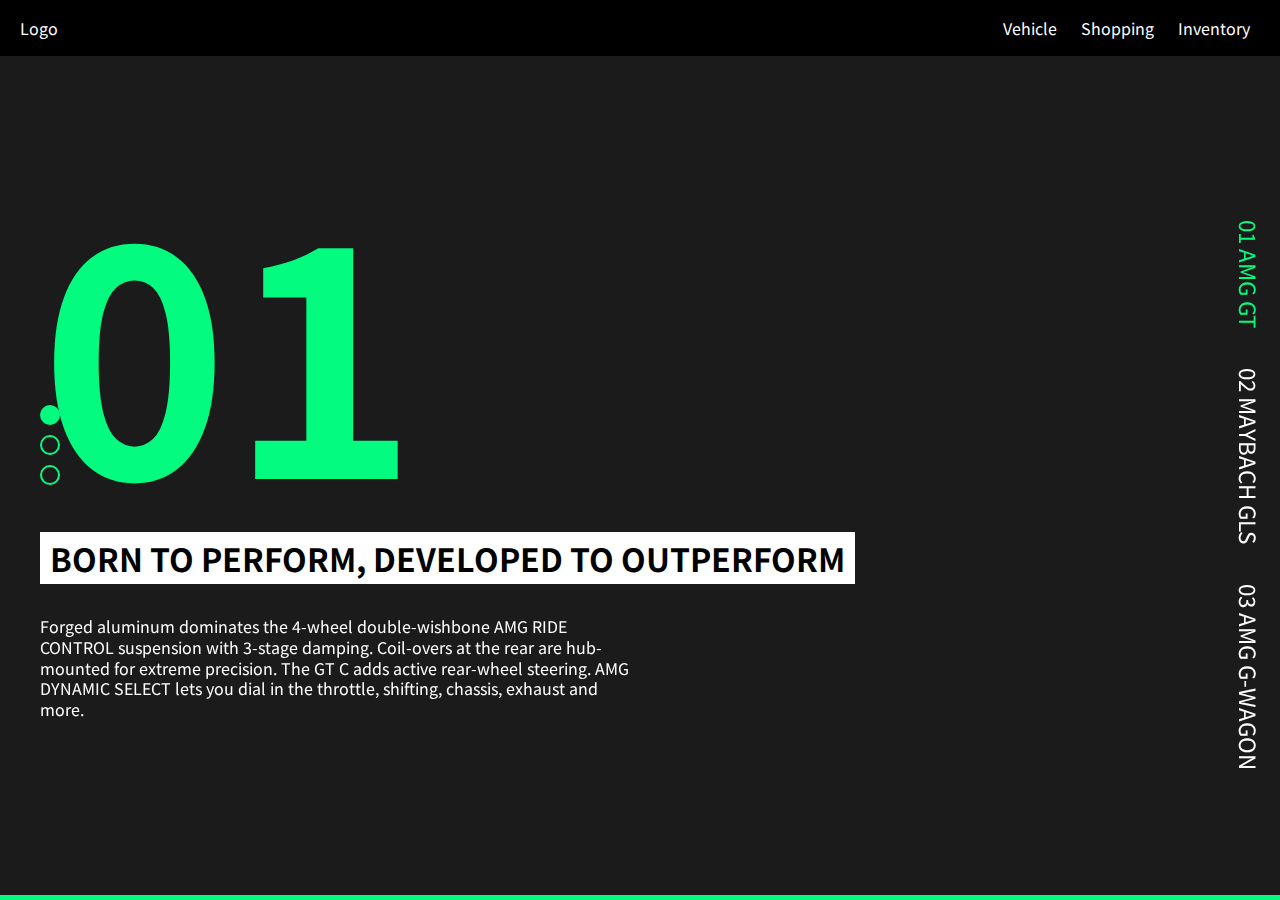
<file: scenario_two/index.html>
<!DOCTYPE html>
<html>
  <head>
    <meta charset="UTF-8" />
    <meta http-equiv="X-UA-Compatible" content="IE=edge" />
    <meta name="viewport" content="width=device-width, initial-scale=1.0" />
    <title>Document</title>
    <link rel="stylesheet" href="css/reset.css" />
    <link rel="stylesheet" href="css/styles.css" />
    <link rel="preconnect" href="https://fonts.gstatic.com" />
    <link
      href="https://fonts.googleapis.com/css2?family=Noto+Sans+JP:wght@100;300;400;500;700;900&amp;display=swap"
      rel="stylesheet"
    />
  </head>
  <body>
    <header class="page-header">
      <div class="page-header__logo">Logo</div>
      <nav class="page-header__nav">
        <a href="#">Vehicle</a>
        <a href="#">Shopping</a>
        <a href="#">Inventory</a>
      </nav>
    </header>
    <main>
      <section class="jumbo-slider">
        <ul class="jumbo-slider__container">
          <li class="jumbo-slider__slide" attr="1">
            <div class="jumbo-slider__slide-bg" style="">
              <iframe
                class="jumbo-slider__video-player"
                width="560"
                height="315"
                src="https://www.youtube.com/embed/1K-9w93O3-g?autoplay=1&amp;mute=1&amp;t=0m0s"
                title="YouTube video player"
                frameborder="0"
                allow="accelerometer; autoplay; clipboard-write; encrypted-media; gyroscope; picture-in-picture"
                allowfullscreen=""
              ></iframe>
            </div>
            <div class="container">
              <div class="jumbo-slider__info">
                <div class="jumbo-slider__slide-number">01</div>
                <div class="jumbo-slider__title">
                  Born to perform, developed to outperform
                </div>
                <p class="jumbo-slider__description">
                  Forged aluminum dominates the 4-wheel double-wishbone AMG RIDE
                  CONTROL suspension with 3-stage damping. Coil-overs at the
                  rear are hub-mounted for extreme precision. The GT C adds
                  active rear-wheel steering. AMG DYNAMIC SELECT lets you dial
                  in the throttle, shifting, chassis, exhaust and more.
                </p>
              </div>
            </div>
            <div class="jumbo-slider__timeline">
              <div class="jumbo-slider__line"></div>
            </div>
          </li>
          <li class="jumbo-slider__slide" attr="2">
            <div
              class="jumbo-slider__slide-bg"
              style="background: url('img/maybach.jpg')"
            ></div>
            <div class="container">
              <div class="jumbo-slider__info">
                <div class="jumbo-slider__slide-number">02</div>
                <div class="jumbo-slider__title">
                  Born to perform, developed to outperform
                </div>
                <p class="jumbo-slider__description">
                  Forged aluminum dominates the 4-wheel double-wishbone AMG RIDE
                  CONTROL suspension with 3-stage damping. Coil-overs at the
                  rear are hub-mounted for extreme precision. The GT C adds
                  active rear-wheel steering. AMG DYNAMIC SELECT lets you dial
                  in the throttle, shifting, chassis, exhaust and more.
                </p>
              </div>
            </div>
            <div class="jumbo-slider__timeline">
              <div class="jumbo-slider__line"></div>
            </div>
          </li>
          <li class="jumbo-slider__slide" attr="3">
            <div
              class="jumbo-slider__slide-bg"
              style="background: url('img/gwagon.jpg')"
            ></div>
            <div class="container">
              <div class="jumbo-slider__info">
                <div class="jumbo-slider__slide-number">03</div>
                <div class="jumbo-slider__title">
                  Born to perform, developed to outperform
                </div>
                <p class="jumbo-slider__description">
                  Forged aluminum dominates the 4-wheel double-wishbone AMG RIDE
                  CONTROL suspension with 3-stage damping. Coil-overs at the
                  rear are hub-mounted for extreme precision. The GT C adds
                  active rear-wheel steering. AMG DYNAMIC SELECT lets you dial
                  in the throttle, shifting, chassis, exhaust and more.
                </p>
              </div>
            </div>
            <div class="jumbo-slider__timeline">
              <div class="jumbo-slider__line"></div>
            </div>
          </li>
        </ul>
        <div class="jumbo-slider__nav">
          <a href="#" class="jumbo-slider__link">01 AMG GT</a>
          <a href="#" class="jumbo-slider__link">02 Maybach GLS</a>
          <a href="#" class="jumbo-slider__link">03 AMG G-Wagon</a>
        </div>
        <div class="jumbo-slider__elipsis">
          <div class="jumbo-slider__circle"></div>
          <div class="jumbo-slider__circle"></div>
          <div class="jumbo-slider__circle"></div>
        </div>
      </section>
    </main>
    <script src="js/script.js"></script>
  </body>
</html>
</file>
<file: scenario_two/css/styles.css>
.page-header {
  padding: 20px;
  display: flex;
  position: fixed;
  color: white;
  z-index: 10;
  justify-content: space-between;
  width: 100vw;
  background: black;
}

.page-header__nav a {
  color: white;
  text-decoration: none;
  padding: 0 10px;
}
.jumbo-slider {
  height: 100vh;
  width: 100%;
  background: #1b1b1b;
  position: relative;
  overflow: hidden;
}
.jumbo-slider__container {
  position: relative;
}
.container {
  max-width: 1200px;
  width: 100%;
  height: 100%;
  margin: auto;
}
.jumbo-slider__slide {
  width: 100%;
  height: 100vh;
  /* background: red; */
}
.jumbo-slider__slide-bg {
  background-size: cover !important;
  background-position: center !important;
  width: 100%;
  height: 100vh;
  opacity: 0;
  cursor: pointer;
  transition: opacity 2s ease-in-out;
  filter: saturate(0);
  position: absolute;
  z-index: 1;
}
.jumbo-slider__video-player {
  width: 100%;
  height: 100vh;
  transform: scale(1.5);
}
.jumbo-slider__slide--active .jumbo-slider__slide-bg {
  opacity: 0.5;
}
.jumbo-slider__info {
  display: flex;
  flex-direction: column;
  justify-content: center;
  position: relative;
  z-index: 2;
  height: 100%;
  width: 100%;
}
.jumbo-slider__slide-number {
  font-size: 20rem;
  font-weight: 700;
  color: #03fc7f;
  position: relative;
  opacity: 0;
  transform: translate3d(0, 100px, 0);
  transition: transform 0.4s ease-in-out 1s, opacity 0.4s ease-in-out 1s;
  margin-bottom: 2rem;
}

.jumbo-slider__title {
  font-size: 2rem;
  font-weight: 700;
  text-transform: uppercase;
  background: white;
  color: black;
  padding: 10px;
  width: fit-content;
  margin-bottom: 2rem;
  position: relative;
  opacity: 0;
  transform: translate3d(0, 100px, 0);
  transition: transform 0.4s ease-in-out 1.5s, opacity 0.4s ease-in-out 1.5s;
}
.jumbo-slider__description {
  max-width: 600px;
  line-height: 1.3;
  color: white;
  position: relative;
  opacity: 0;
  transform: translate3d(0, 100px, 0);
  transition: transform 0.4s ease-in-out 2s, opacity 0.4s ease-in-out 2s;
}

.jumbo-slider__slide--active .jumbo-slider__slide-number,
.jumbo-slider__slide--active .jumbo-slider__title,
.jumbo-slider__slide--active .jumbo-slider__description {
  opacity: 1;
  transform: translate3d(0, 0, 0);
}

.jumbo-slider__nav {
  display: flex;
  position: absolute;
  top: 200px;
  right: 0;
  writing-mode: vertical-rl;
  z-index: 4;
  width: 100%;
}
.jumbo-slider__link {
  font-size: 1.4rem;
  color: white;
  text-transform: uppercase;
  padding: 20px;
  text-decoration: none;
}
.jumbo-slider__link--active {
  color: #03fc7f;
}
.jumbo-slider__elipsis {
  width: 100px;
  height: 100vh;
  position: absolute;
  left: 0;
  top: 0;
  display: flex;
  justify-content: center;
  align-items: center;
  flex-direction: column;
  z-index: 4;
}
.jumbo-slider__circle {
  width: 20px;
  height: 20px;
  border: 2px solid #03fc7f;
  border-radius: 50%;
  margin-bottom: 10px;
}
.jumbo-slider__circle--filled {
  background: #03fc7f;
}
.jumbo-slider__timeline {
  position: fixed;
  bottom: 0;
  width: 100%;
  z-index: 4;
}
.jumbo-slider__line {
  height: 5px;
  width: 0;
  background: #ffffff;
  transition: width 6s ease-in-out;
}
.jumbo-slider__slide--active .jumbo-slider__line {
  width: 100%;
  background: #03fc7f;
}
</file>
